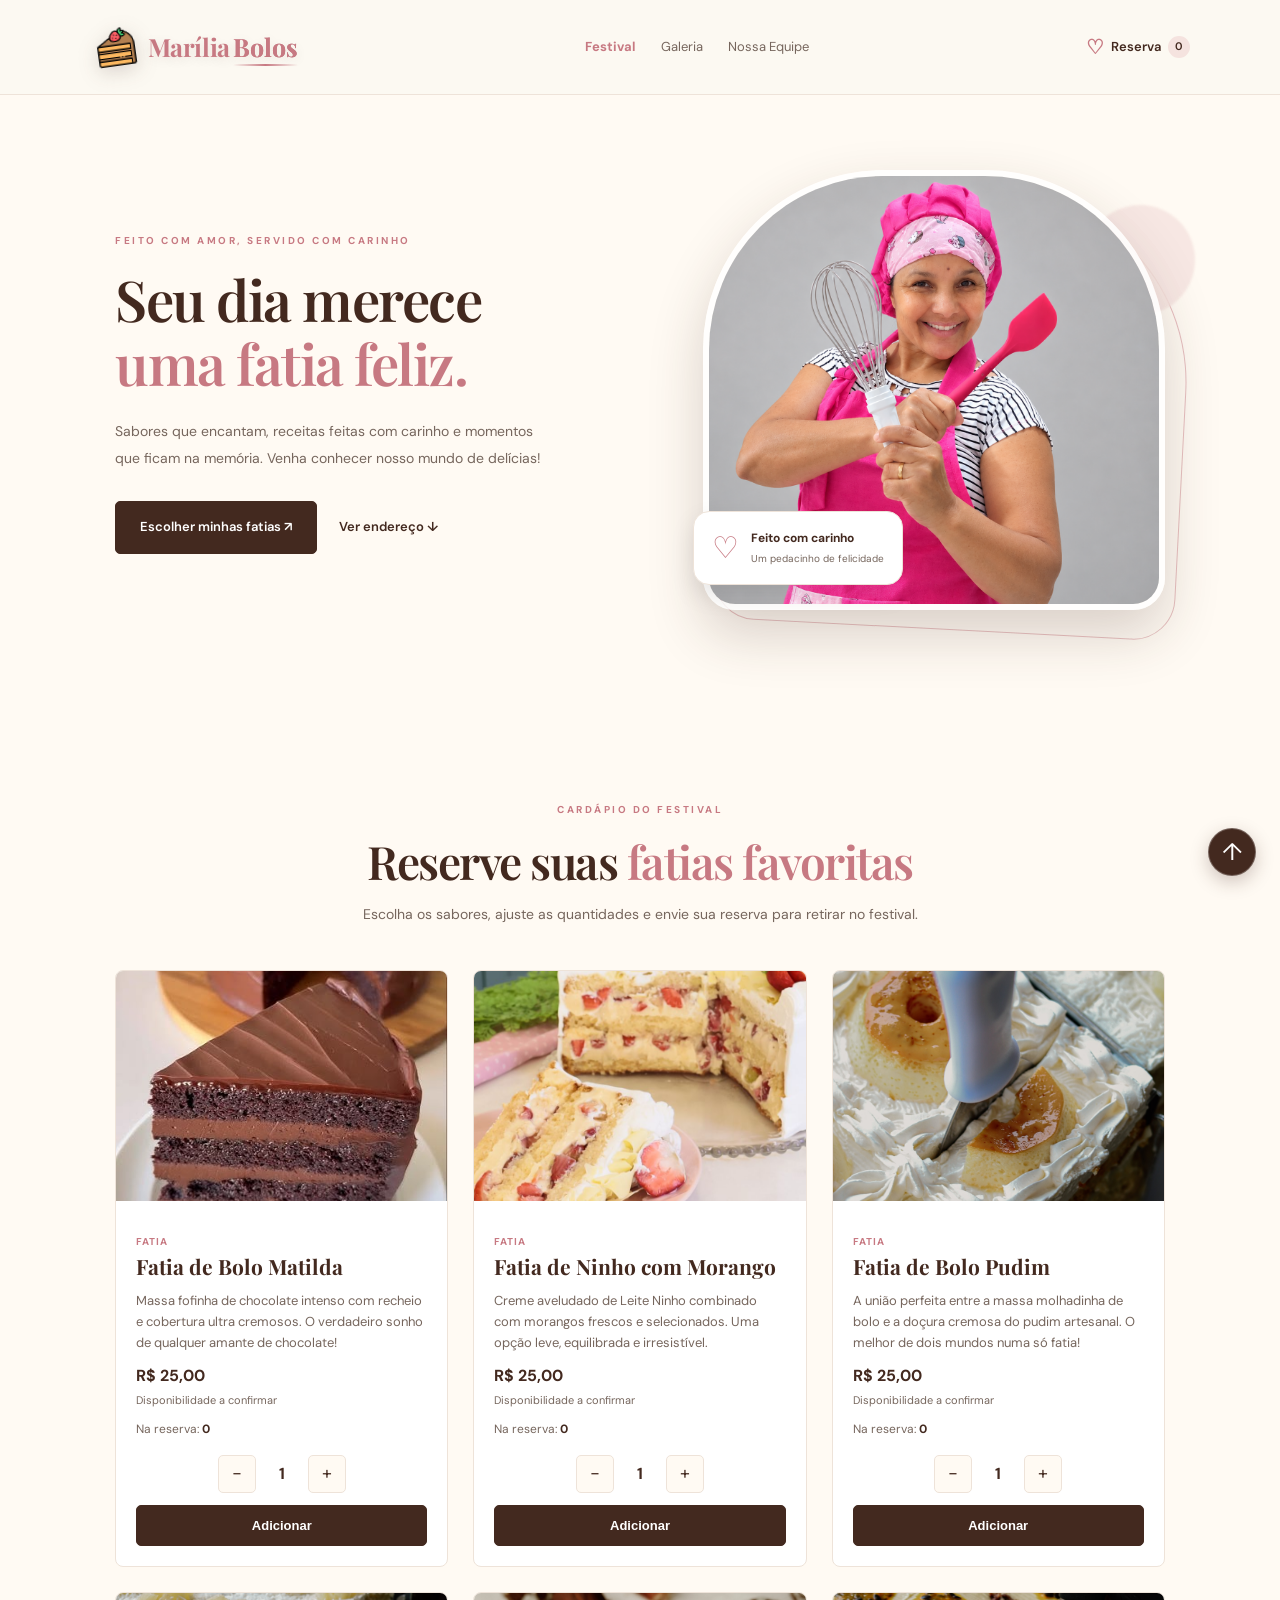
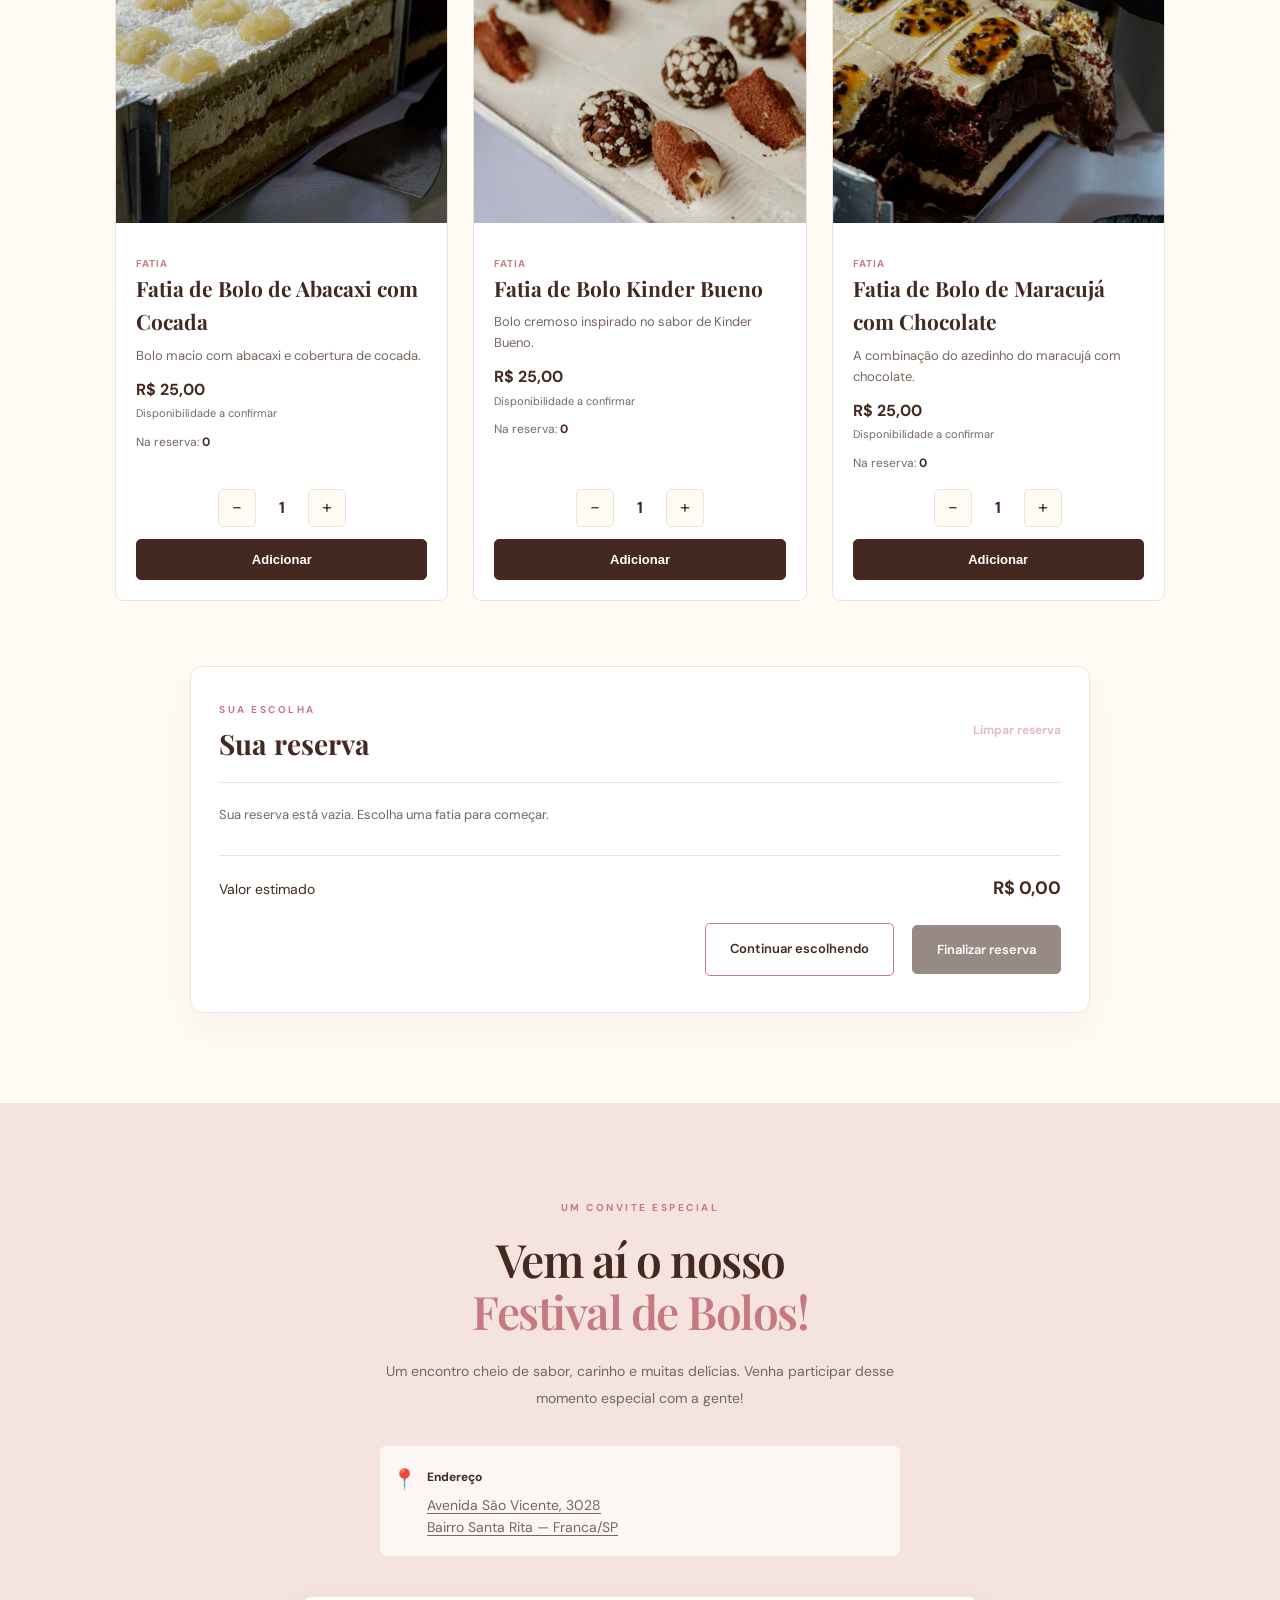
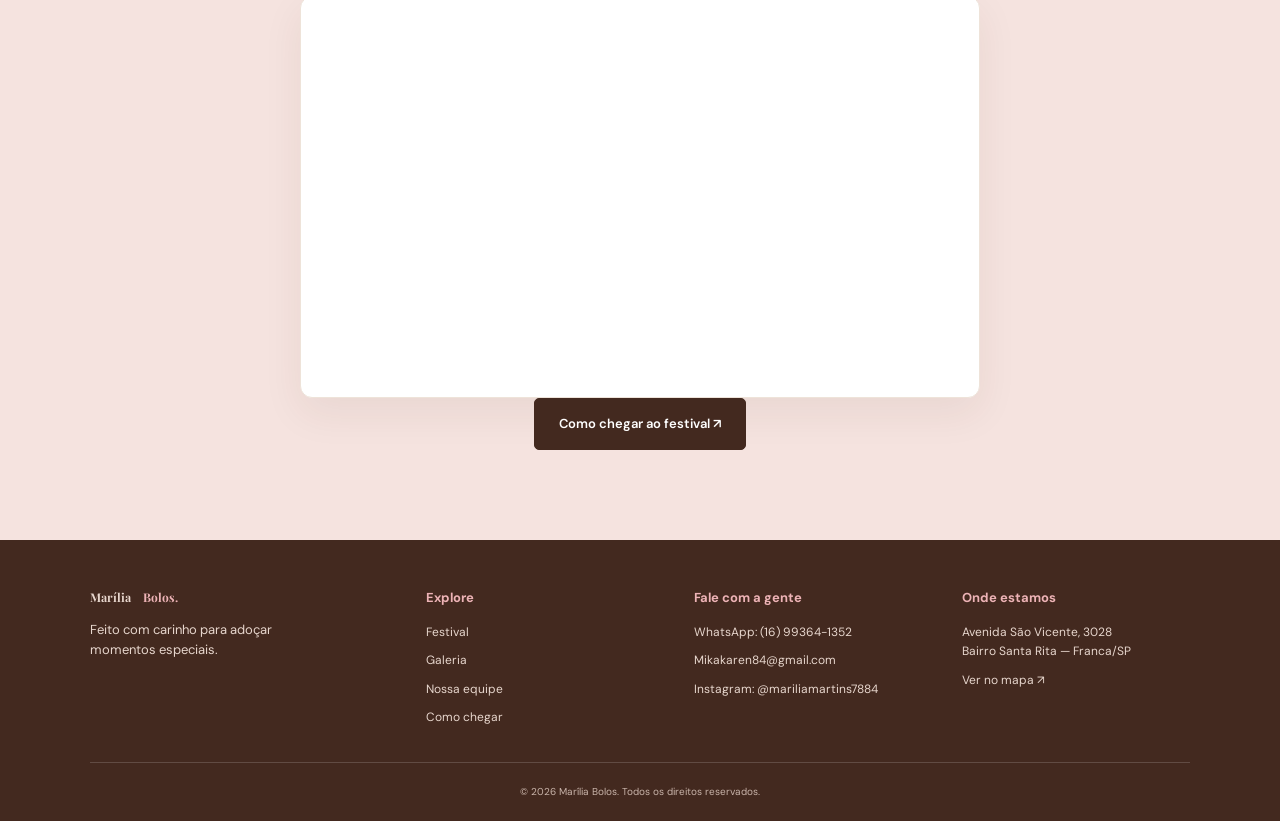
<file: index.html>
<!DOCTYPE html>
<html lang="pt-BR">
<head>
    <meta charset="UTF-8">
    <meta name="viewport" content="width=device-width, initial-scale=1.0">
    <meta name="description" content="Conheça nossos bolos e participe do nosso festival de bolos!">
    <title>Festival de Bolos | Marília Bolos</title>

    <link rel="preconnect" href="https://fonts.googleapis.com">
    <link rel="preconnect" href="https://fonts.gstatic.com" crossorigin>
    <link href="https://fonts.googleapis.com/css2?family=DM+Sans:wght@400;500;600;700&family=Playfair+Display:wght@500;600;700&display=swap" rel="stylesheet">
    <link rel="icon" href="imagens/bolo.png" type="image/x-icon">

    <link rel="stylesheet" href="style.css">
    <script src="script.js" defer></script>
</head>
<body id="topo">

    <a class="skip-link" href="#conteudo-principal">Pular para o conteúdo</a>
    <header class="header">
        <a href="index.html" class="logo" aria-label="Marília Bolos - Festival">
            <img src="imagens/bolo.png" alt="Logo" class="logo-imagem">
            <span class="logo-text">Marília <span>Bolos</span></span>
        </a>

        <nav class="nav" aria-label="Navegação principal">
            <a href="index.html" aria-current="page">Festival</a>
            <a href="galeria.html">Galeria</a>
            <a href="equipe.html">Nossa Equipe</a>
        </nav>

        <a href="#reserva" class="cart-link" aria-label="Reserva: 0 itens">
            <span aria-hidden="true">♡</span>
            Reserva
            <span class="cart-count" id="cart-count" aria-live="polite">0</span>
        </a>
    </header>

    <main id="conteudo-principal" tabindex="-1">
        <section class="hero" id="inicio">
            <div class="hero-content">
                <span class="eyebrow">FEITO COM AMOR, SERVIDO COM CARINHO</span>

                <h1>Seu dia merece<br><span>uma fatia feliz.</span></h1>

                <p>
                    Sabores que encantam, receitas feitas com carinho
                    e momentos que ficam na memória.
                    Venha conhecer nosso mundo de delícias!
                </p>

                <div class="hero-actions">
                    <a href="#cardapio" class="btn">Escolher minhas fatias ↗</a>
                    <a href="#local" class="text-link">Ver endereço ↓</a>
                </div>
            </div>

            <div class="hero-image">
                <img
                    src="imagens/marilia.png"
                    alt="Marília, a doceira por trás dos bolos"
                >
                <div class="image-note">
                    <span>♡</span>
                    <div>
                        <strong>Feito com carinho</strong>
                        <small>Um pedacinho de felicidade</small>
                    </div>
                </div>
            </div>
        </section>

        <section class="orders section" id="cardapio">
            <div class="section-heading">
                <span class="eyebrow">CARDÁPIO DO FESTIVAL</span>
                <h2>Reserve suas <span>fatias favoritas</span></h2>
                <p>Escolha os sabores, ajuste as quantidades e envie sua reserva para retirar no festival.</p>
            </div>

            <div class="order-catalog" id="order-catalog" aria-live="polite"></div>

            <section class="cart-panel" id="reserva" aria-labelledby="cart-title">
                <div class="cart-heading">
                    <div>
                        <span class="eyebrow">SUA ESCOLHA</span>
                        <h3 id="cart-title">Sua reserva</h3>
                    </div>
                    <button class="text-button" id="clear-cart" type="button">Limpar reserva</button>
                </div>
                <div id="cart-items"></div>
                <div class="cart-total">
                    <span>Valor estimado</span>
                    <strong id="cart-total">R$ 0,00</strong>
                </div>
                <p class="cart-note" id="cart-note"></p>
                <div class="cart-actions">
                    <a href="#cardapio" class="btn btn-outline">Continuar escolhendo</a>
                    <button class="btn" id="finalize-reservation" type="button">Finalizar reserva</button>
                </div>
                <p class="cart-feedback" id="cart-feedback" role="status" aria-live="polite"></p>
            </section>
        </section>

        <section class="festival section" id="local">
            <div class="festival-content">
                <span class="eyebrow">UM CONVITE ESPECIAL</span>
                <h2>Vem aí o nosso<br><span>Festival de Bolos!</span></h2>
                <p>
                    Um encontro cheio de sabor, carinho e muitas delícias.
                    Venha participar desse momento especial com a gente!
                </p>

                <div class="event-details">
                    <div>
                        <span aria-hidden="true">📍</span>
                        <div>
                            <strong>Endereço</strong>
                            <address>
                                <a class="map-link" href="https://www.google.com/maps/dir/?api=1&amp;destination=-20.5487703,-47.3906858" target="_blank" rel="noopener noreferrer">
                                Avenida São Vicente, 3028<br>
                                Bairro Santa Rita — Franca/SP
                                </a>
                            </address>
                        </div>
                    </div>
                </div>

                <div class="map-container">
                    <iframe
                        title="Localização do Festival de Bolos da Marília"
                        src="https://maps.google.com/maps?q=-20.5487703,-47.3906858&t=k&z=18&output=embed"
                        width="100%"
                        height="400"
                        style="border: 0;"
                        loading="lazy"
                        allowfullscreen
                        referrerpolicy="no-referrer-when-downgrade">
                    </iframe>
                </div>

                <a
                    class="btn"
                    href="https://www.google.com/maps/dir/?api=1&destination=-20.5487703,-47.3906858"
                    target="_blank"
                    rel="noopener noreferrer">
                    Como chegar ao festival ↗
                </a>
            </div>
        </section>

    </main>

    <dialog class="confirmation-dialog" id="reservation-confirmation" aria-labelledby="confirmation-title" aria-describedby="confirmation-description">
        <div class="confirmation-content">
            <button class="dialog-close" type="button" aria-label="Fechar confirmação" data-close-confirmation>×</button>
            <span class="eyebrow">QUASE LÁ</span>
            <h2 id="confirmation-title">Confirme sua reserva</h2>
            <p id="confirmation-description">Revise os sabores e as quantidades antes de continuar para o WhatsApp.</p>
            <ul class="confirmation-items" id="confirmation-items"></ul>
            <div class="confirmation-total">
                <span>Valor estimado</span>
                <strong id="confirmation-total">R$ 0,00</strong>
            </div>
            <div class="confirmation-actions">
                <button class="btn btn-outline" type="button" data-close-confirmation>Voltar e editar</button>
                <button class="btn" type="button" id="confirm-whatsapp">Continuar para o WhatsApp</button>
            </div>
        </div>
    </dialog>

    <footer class="footer">
        <div class="footer-main">
            <div class="footer-brand">
                <a href="index.html" class="logo">Marília <span>Bolos.</span></a>
                <p>Feito com carinho para adoçar momentos especiais.</p>
            </div>

            <nav class="footer-links" aria-label="Links do rodapé">
                <h2>Explore</h2>
                <a href="index.html">Festival</a>
                <a href="galeria.html">Galeria</a>
                <a href="equipe.html">Nossa equipe</a>
                <a href="index.html#local">Como chegar</a>
            </nav>

            <div class="footer-contact">
                <h2>Fale com a gente</h2>
                <a href="https://wa.me/5516993641352" target="_blank" rel="noopener noreferrer">WhatsApp: (16) 99364-1352</a>
                <a href="mailto:Mikakaren84@gmail.com">Mikakaren84@gmail.com</a>
                <a href="https://www.instagram.com/mariliamartins7884/" target="_blank" rel="noopener noreferrer">Instagram: @mariliamartins7884</a>
            </div>

            <div class="footer-address">
                <h2>Onde estamos</h2>
                <address>Avenida São Vicente, 3028<br>Bairro Santa Rita — Franca/SP</address>
                <a href="https://www.google.com/maps/dir/?api=1&amp;destination=-20.5487703,-47.3906858" target="_blank" rel="noopener noreferrer">Ver no mapa ↗</a>
            </div>
        </div>

        <div class="footer-bottom">
            <small>© 2026 Marília Bolos. Todos os direitos reservados.</small>
        </div>
    </footer>

    <a class="back-to-top" href="#topo" aria-label="Voltar ao topo" title="Voltar ao topo">↑</a>

</body>
</html>
</file>
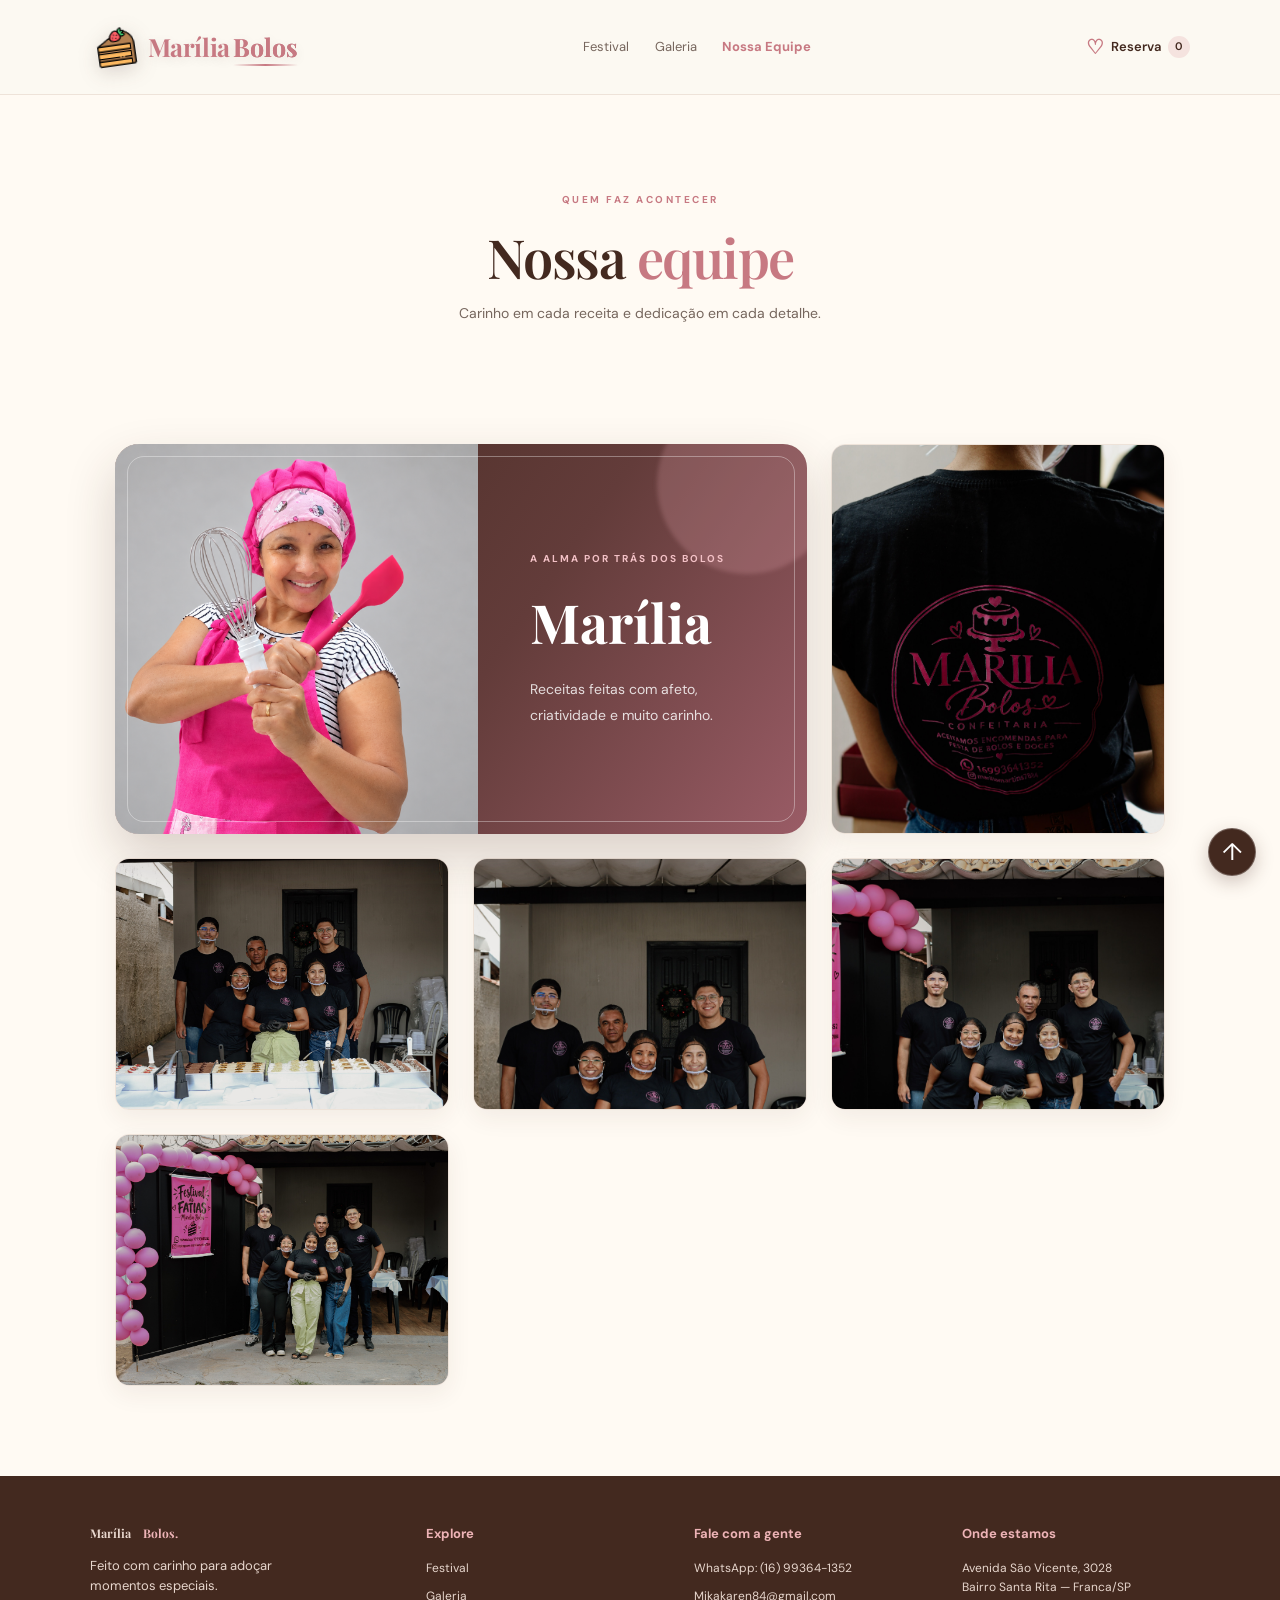
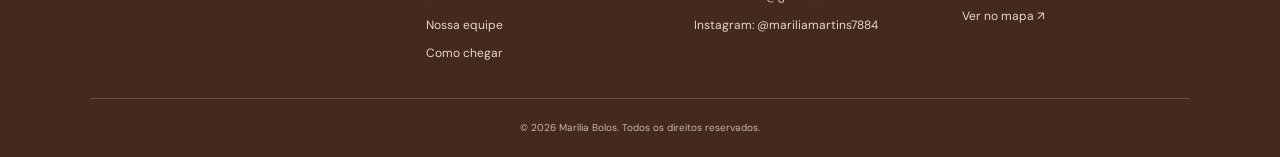
<file: equipe.html>
<!DOCTYPE html>
<html lang="pt-BR">
<head>
    <meta charset="UTF-8">
    <meta name="viewport" content="width=device-width, initial-scale=1.0">
    <meta name="description" content="Conheça a equipe da Marília Bolos.">
    <title>Nossa Equipe | Marília Bolos</title>

    <link rel="preconnect" href="https://fonts.googleapis.com">
    <link rel="preconnect" href="https://fonts.gstatic.com" crossorigin>
    <link href="https://fonts.googleapis.com/css2?family=DM+Sans:wght@400;500;600;700&family=Playfair+Display:wght@500;600;700&display=swap" rel="stylesheet">
    <link rel="icon" href="imagens/bolo.png" type="image/x-icon">
    <link rel="stylesheet" href="style.css">
    <script src="script.js" defer></script>
</head>
<body id="topo">
    <a class="skip-link" href="#conteudo-principal">Pular para o conteúdo</a>
    <header class="header">
        <a href="index.html" class="logo" aria-label="Marília Bolos - Festival">
            <img src="imagens/bolo.png" alt="" class="logo-imagem">
            <span class="logo-text">Marília <span>Bolos</span></span>
        </a>
        <nav class="nav" aria-label="Navegação principal">
            <a href="index.html">Festival</a>
            <a href="galeria.html">Galeria</a>
            <a href="equipe.html" aria-current="page">Nossa Equipe</a>
        </nav>
        <a href="index.html#reserva" class="cart-link" aria-label="Reserva: 0 itens">
            <span aria-hidden="true">♡</span>
            Reserva
            <span class="cart-count" id="cart-count" aria-live="polite">0</span>
        </a>
    </header>

    <main id="conteudo-principal" tabindex="-1">
        <section class="page-intro section">
            <span class="eyebrow">QUEM FAZ ACONTECER</span>
            <h1>Nossa <span>equipe</span></h1>
            <p>Carinho em cada receita e dedicação em cada detalhe.</p>
        </section>

        <section class="team-page section" aria-label="Integrantes da equipe Marília Bolos">
            <div class="team-grid">
                <article class="team-card team-card--featured">
                    <img src="imagens/marilia.png" alt="Marília, confeiteira da Marília Bolos" loading="eager">
                    <div class="team-card-info">
                        <span class="team-card-label">A alma por trás dos bolos</span>
                        <h2>Marília</h2>
                        <p>Receitas feitas com afeto, criatividade e muito carinho.</p>
                    </div>
                </article>
                <article class="team-card team-photo">
                    <img src="equipe/WhatsApp Image 2026-11-09 at 08.15.00 (1).jpeg" alt="A equipe Marília Bolos reunida durante o festival" loading="lazy">
                </article>
                <article class="team-card team-photo">
                    <img src="equipe/WhatsApp Image 2026-11-09 at 08.15.01 (1).jpeg" alt="A equipe Marília Bolos trabalhando junta no festival" loading="lazy">
                </article>
                <article class="team-card team-photo">
                    <img src="equipe/WhatsApp Image 2026-11-09 at 08.15.01 (2).jpeg" alt="A equipe Marília Bolos reunida para o festival" loading="lazy">
                </article>
                <article class="team-card team-photo">
                    <img src="equipe/WhatsApp Image 2026-11-09 at 08.15.01 (3).jpeg" alt="Foto da equipe Marília Bolos no festival" loading="lazy">
                </article>
                <article class="team-card team-photo">
                    <img src="equipe/WhatsApp Image 2026-11-09 at 08.14.48.jpeg" alt="A equipe Marília Bolos ao lado da entrada do festival" loading="lazy">
                </article>
            </div>
        </section>
    </main>

    <footer class="footer">
        <div class="footer-main">
            <div class="footer-brand">
                <a href="index.html" class="logo">Marília <span>Bolos.</span></a>
                <p>Feito com carinho para adoçar momentos especiais.</p>
            </div>

            <nav class="footer-links" aria-label="Links do rodapé">
                <h2>Explore</h2>
                <a href="index.html">Festival</a>
                <a href="galeria.html">Galeria</a>
                <a href="equipe.html">Nossa equipe</a>
                <a href="index.html#local">Como chegar</a>
            </nav>

            <div class="footer-contact">
                <h2>Fale com a gente</h2>
                <a href="https://wa.me/5516993641352" target="_blank" rel="noopener noreferrer">WhatsApp: (16) 99364-1352</a>
                <a href="mailto:Mikakaren84@gmail.com">Mikakaren84@gmail.com</a>
                <a href="https://www.instagram.com/mariliamartins7884/" target="_blank" rel="noopener noreferrer">Instagram: @mariliamartins7884</a>
            </div>

            <div class="footer-address">
                <h2>Onde estamos</h2>
                <address>Avenida São Vicente, 3028<br>Bairro Santa Rita — Franca/SP</address>
                <a href="https://www.google.com/maps/dir/?api=1&amp;destination=-20.5487703,-47.3906858" target="_blank" rel="noopener noreferrer">Ver no mapa ↗</a>
            </div>
        </div>

        <div class="footer-bottom">
            <small>© 2026 Marília Bolos. Todos os direitos reservados.</small>
        </div>
    </footer>

    <a class="back-to-top" href="#topo" aria-label="Voltar ao topo" title="Voltar ao topo">↑</a>
</body>
</html>
</file>
<file: style.css>
/* ===== CONFIGURAÇÕES GERAIS ===== */
:root {
    --cream: #fffaf3;
    --white: #ffffff;
    --brown: #43291f;
    --pink: #c77982;
    --pink-light: #f5e3df;
    --text: #76665d;
    --border: #eee3d9;
}

* {
    margin: 0;
    padding: 0;
    box-sizing: border-box;
}

html {
    scroll-behavior: smooth;
    scroll-padding-top: 100px;
}

body {
    background: var(--cream);
    color: var(--brown);
    font-family: "DM Sans", sans-serif;
    line-height: 1.6;
}

:where(a, button, input, select, [tabindex]):focus-visible {
    outline: 3px solid var(--brown);
    outline-offset: 3px;
}

.skip-link {
    position: fixed;
    z-index: 1000;
    top: 12px;
    left: 12px;
    padding: 12px 16px;
    transform: translateY(-160%);
    border-radius: 6px;
    background: var(--brown);
    color: var(--white);
    font-weight: 700;
}

.skip-link:focus {
    transform: translateY(0);
}

a {
    color: inherit;
    text-decoration: none;
}

img {
    display: block;
    width: 100%;
    object-fit: cover;
}

button,
a {
    -webkit-tap-highlight-color: transparent;
}

::selection {
    background: var(--pink-light);
    color: var(--brown);
}

/* ===== CABEÇALHO ===== */
.header {
    position: relative;
    width: 100%;
    box-sizing: border-box;
    min-height: 88px;
    padding: 20px 7%;
    display: flex;
    align-items: center;
    justify-content: space-between;
    gap: 30px;
    background-color: #FCF9F2;
    border-bottom: 1px solid var(--border);
    backdrop-filter: blur(12px);
}

.logo {
    display: flex;
    align-items: center;
    gap: 12px;
    padding: 7px 10px 7px 6px;
    border-radius: 14px;
    font-family: "Playfair Display", serif;
    font-size: 25px;
    font-weight: 700;
    white-space: nowrap;
    transition: transform 0.25s ease, filter 0.25s ease, box-shadow 0.25s ease;
}

.logo:hover {
    transform: translateY(-2px);
    filter: brightness(1.04);
    box-shadow: 0 10px 18px rgba(67, 41, 31, 0.06);
}

.logo-text {
    display: inline-flex;
    align-items: center;
    gap: 0.12em;
    letter-spacing: -0.4px;
    color: var(--brown);
    text-shadow: 0 3px 12px rgba(67, 41, 31, 0.1);
}

.logo-text > span {
    position: relative;
    color: transparent;
    background: linear-gradient(135deg, #d999a6 0%, #c77982 45%, #a85d69 100%);
    -webkit-background-clip: text;
    background-clip: text;
    letter-spacing: 0;
}

.logo-text > span::after {
    position: absolute;
    right: 0;
    bottom: 1px;
    left: 0;
    height: 2px;
    border-radius: 2px;
    background: linear-gradient(90deg, transparent, var(--pink), transparent);
    content: "";
}

.logo-imagem {
    width: 40px;
    height: auto;
    object-fit: contain;
    transform: rotate(-8deg);
    filter: drop-shadow(0 5px 10px rgba(67, 41, 31, 0.18));
}

.logo span,
.hero h1 span,
.section-heading h2 span,
.festival h2 span {
    color: var(--pink);
}

.nav {
    display: flex;
    align-items: center;
    gap: clamp(12px, 2vw, 28px);
}

.nav a {
    color: var(--text);
    font-size: 13px;
    transition: color 0.25s;
}

.nav a:hover,
.nav a[aria-current="page"],
.text-link:hover {
    color: var(--pink);
}

.nav a[aria-current="page"] {
    font-weight: 700;
}

/* ===== BOTÕES ===== */
.btn {
    display: inline-flex;
    justify-content: center;
    align-items: center;
    gap: 8px;
    padding: 15px 24px;
    border: 1px solid var(--brown);
    border-radius: 5px;
    background: var(--brown);
    color: white;
    font-size: 13px;
    font-weight: 600;
    transition: transform 0.25s, background 0.25s;
}

.btn:hover {
    background: var(--pink);
    border-color: var(--pink);
    transform: translateY(-2px);
}

.btn-small {
    padding: 12px 17px;
    font-size: 12px;
}

.text-link {
    color: var(--brown);
    font-size: 13px;
    font-weight: 600;
    transition: color 0.25s;
}

/* ===== PRIMEIRA SEÇÃO ===== */
.hero {
    padding: 75px 9% 95px;
    min-height: 590px;
    display: grid;
    grid-template-columns: 1fr 0.9fr;
    align-items: center;
    gap: 75px;
}

.hero-content {
    max-width: 540px;
    animation: fade-up 0.8s ease both;
}

.eyebrow {
    display: inline-block;
    margin-bottom: 18px;
    color: var(--pink);
    font-size: 10px;
    font-weight: 700;
    letter-spacing: 2.5px;
}

.hero h1,
.section-heading h2,
.festival h2 {
    font-family: "Playfair Display", serif;
    font-weight: 600;
    letter-spacing: -1.5px;
    line-height: 1.13;
}

.hero h1 {
    font-size: clamp(38px, 4.4vw, 62px);
}

.hero-content > p {
    margin-top: 24px;
    max-width: 430px;
    color: var(--text);
    font-size: 14px;
    line-height: 1.9;
}

.hero-actions {
    margin-top: 30px;
    display: flex;
    align-items: center;
    flex-wrap: wrap;
    gap: 22px;
}

.hero-image {
    height: 440px;
    position: relative;
    overflow: visible;
    animation: fade-up 1s ease both;
    isolation: isolate;
}

.hero-image::before {
    position: absolute;
    z-index: -1;
    inset: 20px -20px -20px 20px;
    border: 1px solid rgba(199, 121, 130, 0.45);
    border-radius: 190px 190px 42px 42px;
    content: "";
    transform: rotate(3deg);
    transition: transform 0.4s ease;
}

.hero-image::after {
    position: absolute;
    z-index: -1;
    top: 8%;
    right: -30px;
    width: 110px;
    aspect-ratio: 1;
    border-radius: 50%;
    background: rgba(245, 227, 223, 0.8);
    content: "";
    filter: blur(1px);
}

.hero-image > img {
    height: 100%;
    display: block;
    width: 100%;
    border-radius: 180px 180px 32px 32px;
    border: 6px solid rgba(255, 255, 255, 0.82);
    box-shadow: 0 24px 55px rgba(67, 41, 31, 0.2);
    transition: transform 0.4s ease, filter 0.4s ease, box-shadow 0.4s ease;
}

.hero-image:hover img {
    transform: scale(1.025) rotate(-1deg);
    filter: saturate(1.08) brightness(1.02);
    box-shadow: 0 30px 65px rgba(67, 41, 31, 0.26);
}

.hero-image:hover::before {
    transform: rotate(0deg) translate(4px, -4px);
}

.image-note {
    position: absolute;
    left: -10px;
    bottom: 25px;
    z-index: 5;
    display: flex;
    align-items: center;
    gap: 12px;
    padding: 12px 18px;
    background: #ffffff;
    border: 1px solid var(--border);
    border-radius: 16px;
    box-shadow: 0 10px 25px rgba(0, 0, 0, 0.1);
}

.image-note > span {
    color: var(--pink);
    font-size: 30px;
}

.image-note strong,
.image-note small {
    display: block;
}

.image-note strong {
    font-size: 12px;
}

.image-note small {
    margin-top: 3px;
    color: var(--text);
    font-size: 10px;
}

/* ===== SEÇÕES ===== */
.section {
    padding: 90px 9%;
}

.section-heading {
    margin: 0 auto 45px;
    text-align: center;
}

.section-heading h2,
.festival h2 {
    font-size: clamp(32px, 4vw, 46px);
}

.section-heading > p {
    margin-top: 15px;
    color: var(--text);
    font-size: 14px;
}

/* ===== FESTIVAL ===== */
.festival {
    background: var(--pink-light);
    position: relative;
    overflow: hidden;
}

.festival-content {
    max-width: 680px;
    margin: 0 auto;
    text-align: center;
}

.festival-content > p {
    max-width: 510px;
    margin: 20px auto 30px;
    color: var(--text);
    font-size: 14px;
    line-height: 1.9;
}

.event-details {
    display: grid;
    grid-template-columns: minmax(0, 1fr);
    max-width: 520px;
    gap: 15px;
    margin: 35px auto;
    text-align: left;
}

.event-details > div {
    display: flex;
    align-items: flex-start;
    gap: 10px;
    padding: 17px 12px;
    background: rgba(255, 255, 255, 0.7);
    border-radius: 6px;
}

.event-details > div > span {
    font-size: 20px;
}

.event-details strong {
    font-size: 12px;
}

.event-details p {
    margin-top: 5px;
    color: var(--text);
    font-size: 11px;
}

.event-details address {
    margin-top: 5px;
    color: var(--text);
    font-size: 14px;
    font-style: normal;
}

.map-link {
    text-decoration: underline;
    text-decoration-thickness: 1px;
    text-underline-offset: 3px;
}

.map-link:hover {
    color: var(--brown);
}

/* ===== GALERIA E EQUIPE ===== */
.page-intro {
    padding-bottom: 30px;
    text-align: center;
}

.page-intro h1 {
    font-family: "Playfair Display", serif;
    font-size: clamp(36px, 5vw, 54px);
    font-weight: 600;
    letter-spacing: -1.5px;
    line-height: 1.15;
}

.page-intro h1 span {
    color: var(--pink);
}

.page-intro p {
    margin-top: 14px;
    color: var(--text);
    font-size: 14px;
}

.gallery-page {
    padding-top: 20px;
    background: var(--white);
}

.gallery-grid {
    display: grid;
    max-width: 1200px;
    margin: 0 auto;
    grid-template-columns: repeat(4, minmax(0, 1fr));
    gap: 20px;
}

.gallery-grid figure {
    overflow: hidden;
    border-radius: 12px;
    background: var(--cream);
    box-shadow: 0 8px 24px rgba(67, 41, 31, 0.07);
}

.gallery-grid img {
    aspect-ratio: 4 / 3;
    cursor: zoom-in;
    transition: transform 0.3s ease;
}

.gallery-grid img:focus-visible {
    outline-offset: -5px;
}

.gallery-grid figure:hover img {
    transform: scale(1.035);
}

.gallery-grid figcaption {
    padding: 12px 14px;
    color: var(--text);
    font-size: 12px;
}

.gallery-lightbox,
.confirmation-dialog {
    width: min(94vw, 880px);
    max-width: none;
    max-height: 92vh;
    margin: auto;
    overflow: auto;
    border: 0;
    border-radius: 16px;
    background: var(--cream);
    color: var(--brown);
    box-shadow: 0 24px 80px rgba(0, 0, 0, 0.28);
}

.gallery-lightbox::backdrop,
.confirmation-dialog::backdrop {
    background: rgba(30, 20, 17, 0.78);
    backdrop-filter: blur(4px);
}

.lightbox-content {
    position: relative;
    display: flex;
    min-height: 220px;
    align-items: center;
    justify-content: center;
    padding: 54px 58px 25px;
}

.lightbox-content figure {
    width: 100%;
}

.lightbox-content figure img {
    width: 100%;
    max-height: 72vh;
    object-fit: contain;
}

.lightbox-content figcaption {
    margin-top: 12px;
    color: var(--text);
    font-size: 13px;
    text-align: center;
}

.lightbox-close,
.lightbox-nav,
.dialog-close {
    display: grid;
    width: 44px;
    height: 44px;
    place-items: center;
    border: 0;
    border-radius: 50%;
    background: var(--white);
    color: var(--brown);
    box-shadow: 0 4px 16px rgba(67, 41, 31, 0.14);
    font: inherit;
    font-size: 28px;
    cursor: pointer;
}

.lightbox-close,
.dialog-close {
    position: absolute;
    top: 12px;
    right: 12px;
}

.lightbox-nav {
    position: absolute;
    top: 50%;
    z-index: 1;
    transform: translateY(-50%);
}

.lightbox-nav:hover,
.lightbox-close:hover,
.dialog-close:hover {
    background: var(--pink-light);
}

.lightbox-previous {
    left: 10px;
}

.lightbox-next {
    right: 10px;
}

.team-page {
    background: var(--cream);
}

.team-grid {
    display: grid;
    max-width: 1100px;
    margin: 0 auto;
    grid-template-columns: repeat(3, minmax(0, 1fr));
    gap: 24px;
}

.team-card {
    min-width: 0;
    overflow: hidden;
    border: 1px solid var(--border);
    border-radius: 14px;
    background: var(--white);
    box-shadow: 0 8px 24px rgba(67, 41, 31, 0.07);
    transition: transform 0.3s ease, box-shadow 0.3s ease;
}

.team-card:hover {
    transform: translateY(-5px);
    box-shadow: 0 18px 38px rgba(67, 41, 31, 0.14);
}

.team-card img {
    width: 100%;
    aspect-ratio: 4 / 3;
    object-fit: cover;
    object-position: center 35%;
    background: var(--pink-light);
}

.team-card--featured {
    position: relative;
    display: grid;
    grid-column: span 2;
    grid-template-columns: minmax(0, 1.05fr) minmax(0, 0.95fr);
    align-items: stretch;
    min-height: 390px;
    border: 0;
    border-radius: 24px;
    background: linear-gradient(125deg, #43291f 0%, #633c3a 55%, #9a5c66 100%);
    box-shadow: 0 22px 50px rgba(67, 41, 31, 0.2);
    color: var(--white);
}

.team-card--featured::before {
    position: absolute;
    z-index: 1;
    inset: 12px;
    border: 1px solid rgba(255, 255, 255, 0.35);
    border-radius: 17px;
    content: "";
    pointer-events: none;
}

.team-card--featured::after {
    position: absolute;
    top: -50px;
    right: -30px;
    width: 180px;
    aspect-ratio: 1;
    border-radius: 50%;
    background: rgba(238, 174, 181, 0.22);
    content: "";
    filter: blur(2px);
}

.team-card--featured > img {
    height: 100%;
    min-height: 390px;
    aspect-ratio: auto;
    object-position: center 30%;
    border: 0;
    border-radius: 0;
    box-shadow: none;
}

.team-card--featured .team-card-info {
    position: relative;
    z-index: 2;
    display: flex;
    flex-direction: column;
    justify-content: center;
    align-items: flex-start;
    padding: clamp(24px, 4vw, 52px);
    text-align: left;
}

.team-card-label {
    margin-bottom: 12px;
    color: #f3c1c6;
    font-size: 10px;
    font-weight: 700;
    letter-spacing: 2px;
    text-transform: uppercase;
}

.team-card-info {
    padding: 18px;
    text-align: center;
}

.team-card-info h2 {
    font-family: "Playfair Display", serif;
    font-size: 21px;
}

.team-card-info p {
    margin-top: 4px;
    color: var(--text);
    font-size: 13px;
}

.team-card--featured .team-card-info h2 {
    color: var(--white);
    font-size: clamp(34px, 5vw, 54px);
}

.team-card--featured .team-card-info p {
    max-width: 270px;
    margin-top: 12px;
    color: rgba(255, 255, 255, 0.82);
    font-size: 14px;
    line-height: 1.8;
}

.team-photo img {
    height: 100%;
    min-height: 250px;
    aspect-ratio: 4 / 3;
}

/* ===== RODAPÉ ===== */
.footer {
    padding: 48px 7% 18px;
    background: var(--brown);
    color: white;
}

.footer-main {
    display: grid;
    grid-template-columns: 1.3fr repeat(3, 1fr);
    gap: 40px;
    max-width: 1200px;
    margin: 0 auto;
}

.footer-brand .logo {
    width: fit-content;
    padding: 0;
}

.footer-brand p {
    max-width: 250px;
    margin-top: 12px;
    color: #e7d6cd;
    font-size: 13px;
}

.footer-links,
.footer-contact,
.footer-address {
    display: flex;
    flex-direction: column;
    align-items: flex-start;
    gap: 9px;
}

.footer-main h2 {
    margin-bottom: 5px;
    color: #edb3b6;
    font-size: 13px;
    font-weight: 700;
}

.footer-main a,
.footer-address address {
    color: #e7d6cd;
    font-size: 12px;
    font-style: normal;
    transition: color 0.2s ease;
}

.footer-main a:hover {
    color: white;
}

.footer-bottom {
    max-width: 1200px;
    margin: 35px auto 0;
    padding-top: 14px;
    border-top: 1px solid rgba(255, 255, 255, 0.16);
    text-align: center;
}

.footer .logo span {
    color: #edb3b6;
}

.footer small {
    color: #c9b4aa;
    font-size: 10px;
}

.back-to-top {
    position: fixed;
    right: 24px;
    bottom: 24px;
    z-index: 20;
    display: grid;
    width: 48px;
    height: 48px;
    place-items: center;
    border: 1px solid rgba(255, 255, 255, 0.25);
    border-radius: 50%;
    background: var(--brown);
    color: white;
    box-shadow: 0 6px 18px rgba(67, 41, 31, 0.25);
    font-size: 24px;
    line-height: 1;
    transition: background 0.2s ease, transform 0.2s ease;
}

.back-to-top:hover {
    transform: translateY(-3px);
    background: var(--pink);
}

/* ===== IDENTIDADE MARÍLIA BOLOS ===== */

.btn-outline {
    color: var(--brown);
    background: transparent;
    border-color: var(--pink);
}

.btn-outline:hover {
    color: white;
    background: var(--pink);
    border-color: var(--pink);
}

/* ===== MAPA DO FESTIVAL ===== */

.map-container {
    width: 100%;
    max-width: 1000px;
    margin: 40px auto 0;
    overflow: hidden;
    border: 1px solid var(--border);
    border-radius: 12px;
    box-shadow: 0 15px 40px #43291f12;
    background: var(--white);
}

.map-container iframe {
    display: block;
    width: 100%;
    height: 400px;
    border: 0;
}

@media (max-width: 600px) {
    .map-container {
        margin-top: 28px;
        border-radius: 8px;
    }

    .map-container iframe {
        height: 320px;
    }
}

/* ===== ANIMAÇÃO ===== */
@keyframes fade-up {
    from {
        opacity: 0;
        transform: translateY(18px);
    }

    to {
        opacity: 1;
        transform: translateY(0);
    }
}

/* ===== TABLETS E CELULARES ===== */
@media (max-width: 1150px) {
    .header {
        gap: 15px;
    }

    .nav {
        gap: 15px;
    }

    .header > .btn {
        display: none;
    }
}

@media (max-width: 1000px) {
    .footer-main {
        grid-template-columns: repeat(2, minmax(0, 1fr));
        gap: 32px;
    }

    .header {
        padding: 18px 5%;
        gap: 15px;
    }

    .nav {
        gap: 15px;
    }

    .header > .btn {
        display: none;
    }

    .hero {
        padding: 65px 6%;
        gap: 35px;
    }

    .hero-image {
        height: 370px;
    }

    .section {
        padding: 75px 6%;
    }

}

@media (max-width: 700px) {
    .footer {
        padding: 38px 7% 16px;
    }

    .footer-main {
        gap: 28px 20px;
    }

    .footer-brand {
        grid-column: 1 / -1;
    }

    .footer-bottom {
        margin-top: 28px;
    }

    .header {
        position: relative;
        flex-wrap: wrap;
        justify-content: center;
        padding: 18px 5%;
    }

    .logo {
        font-size: 24px;
    }

    .nav {
        width: 100%;
        justify-content: center;
        flex-wrap: wrap;
        gap: 12px 20px;
    }

    .nav a {
        font-size: 12px;
    }

    .hero {
        grid-template-columns: 1fr;
        padding: 55px 7% 65px;
        gap: 40px;
    }

    .hero h1 {
        font-size: clamp(38px, 10vw, 52px);
    }

    .hero-content > p {
        font-size: 13px;
    }

    .hero-image {
        height: 350px;
        margin-left: 15px;
    }

    .hero-image::before {
        inset: 16px -12px -12px 12px;
    }

    .hero-image::after {
        right: -18px;
        width: 78px;
    }

    .image-note {
        left: -15px;
        bottom: 20px;
    }

    .section {
        padding: 65px 7%;
    }

    .section-heading h2,
    .festival h2 {
        font-size: 34px;
    }

    .event-details {
        grid-template-columns: 1fr;
        gap: 10px;
    }

    .event-details > div {
        padding: 15px;
    }

    .gallery-grid {
        grid-template-columns: repeat(2, minmax(0, 1fr));
    }

    .team-grid {
        grid-template-columns: repeat(2, minmax(0, 1fr));
        gap: 16px;
    }

    .team-card--featured {
        grid-column: 1 / -1;
        grid-template-columns: minmax(0, 1fr) minmax(0, 1fr);
        min-height: 310px;
    }

    .team-card--featured > img {
        min-height: 310px;
    }

    .hero-actions {
        align-items: flex-start;
        flex-direction: column;
        gap: 18px;
    }

    .btn {
        max-width: 100%;
        text-align: center;
    }
}

@media (max-width: 480px) {
    .footer-main {
        grid-template-columns: 1fr;
    }

    .footer-brand {
        grid-column: auto;
    }

    .back-to-top {
        right: 16px;
        bottom: 16px;
    }

    .gallery-grid,
    .team-grid {
        grid-template-columns: 1fr;
    }

    .team-card--featured {
        grid-column: auto;
        grid-template-columns: 1fr;
    }

    .team-card--featured > img {
        height: 300px;
        min-height: 0;
    }

    .cart-link {
        font-size: 12px;
    }
}

@media (prefers-reduced-motion: reduce) {
    *,
    *::before,
    *::after {
        scroll-behavior: auto !important;
        animation-duration: 0.01ms !important;
        transition-duration: 0.01ms !important;
    }
}

/* ===== PEDIDOS ===== */
.cart-link {
    display: inline-flex;
    align-items: center;
    gap: 7px;
    color: var(--brown);
    font-size: 13px;
    font-weight: 600;
    white-space: nowrap;
}

.cart-link > span:first-child {
    color: var(--pink);
    font-size: 20px;
}

.cart-count {
    display: inline-grid;
    min-width: 22px;
    height: 22px;
    padding: 0 5px;
    place-items: center;
    border-radius: 999px;
    background: var(--pink-light);
    color: var(--brown);
    font-size: 11px;
}

.orders {
    background: var(--cream);
}

.order-catalog {
    display: grid;
    grid-template-columns: repeat(3, minmax(0, 1fr));
    gap: 25px;
}

.order-card {
    display: flex;
    min-width: 0;
    flex-direction: column;
    overflow: hidden;
    border: 1px solid var(--border);
    border-radius: 8px;
    background: var(--white);
    transition: transform 0.3s, box-shadow 0.3s;
}

.order-card:hover {
    transform: translateY(-4px);
    box-shadow: 0 15px 35px #43291f12;
}

.order-card > img {
    height: 230px;
}

.order-card-content {
    display: flex;
    flex: 1;
    flex-direction: column;
    padding: 20px;
}

.order-card h3,
.cart-item-name {
    font-family: "Playfair Display", serif;
}

.order-card h3 {
    font-size: 21px;
}

.order-card-description {
    margin-top: 7px;
    color: var(--text);
    font-size: 13px;
}

.order-card-category {
    margin-top: 13px;
    color: var(--pink);
    font-size: 10px;
    font-weight: 700;
    letter-spacing: 1px;
    text-transform: uppercase;
}

.order-card-price {
    margin-top: 10px;
    font-weight: 700;
}

.order-card-availability {
    margin-top: 3px;
    color: var(--text);
    font-size: 11px;
}

.order-card-quantity {
    margin-top: 10px;
    color: var(--text);
    font-size: 12px;
}

.order-card-quantity strong {
    color: var(--brown);
}

.product-order-form {
    display: grid;
    gap: 12px;
    margin-top: auto;
    padding-top: 16px;
}

.product-quantity-control {
    display: inline-flex;
    align-items: center;
    justify-content: center;
    gap: 14px;
}

.product-quantity-control .quantity-button {
    width: 38px;
    height: 38px;
}

.product-quantity-control output {
    min-width: 24px;
    text-align: center;
    font-weight: 700;
    font-variant-numeric: tabular-nums;
}

.order-options {
    display: grid;
    gap: 12px;
    margin-top: 16px;
}

.order-options label {
    display: grid;
    gap: 6px;
    color: var(--brown);
    font-size: 12px;
    font-weight: 600;
}

.order-options input,
.order-options select {
    width: 100%;
    min-height: 44px;
    padding: 10px 12px;
    border: 1px solid var(--border);
    border-radius: 5px;
    background: var(--white);
    color: var(--brown);
    font: inherit;
}

.order-card .btn {
    width: 100%;
    padding: 12px 15px;
}

.order-card .btn:disabled,
.cart-actions .btn:disabled {
    cursor: not-allowed;
    opacity: 0.55;
    transform: none;
}

.cart-panel {
    max-width: 900px;
    margin: 65px auto 0;
    padding: 28px;
    border: 1px solid var(--border);
    border-radius: 12px;
    background: var(--white);
    box-shadow: 0 15px 35px #43291f0a;
    scroll-margin-top: 24px;
}

.cart-heading,
.cart-item,
.cart-total,
.cart-actions {
    display: flex;
    align-items: center;
    justify-content: space-between;
    gap: 18px;
}

.cart-heading {
    margin-bottom: 15px;
}

.cart-heading .eyebrow {
    margin-bottom: 4px;
}

.cart-heading h3 {
    font-family: "Playfair Display", serif;
    font-size: 28px;
}

.text-button {
    border: 0;
    background: transparent;
    color: var(--pink);
    font: inherit;
    font-size: 12px;
    font-weight: 700;
    cursor: pointer;
}

.cart-empty {
    padding: 22px 0;
    border-top: 1px solid var(--border);
    color: var(--text);
    font-size: 13px;
}

.cart-item {
    padding: 16px 0;
    border-top: 1px solid var(--border);
}

.cart-item-main {
    display: flex;
    min-width: 0;
    align-items: center;
    gap: 14px;
}

.cart-item img {
    width: 76px;
    height: 76px;
    flex: 0 0 76px;
    border-radius: 6px;
}

.cart-item-name {
    font-size: 17px;
}

.cart-item-details,
.cart-item-price {
    color: var(--text);
    font-size: 11px;
}

.cart-item-price {
    margin-top: 4px;
}

.cart-item-controls {
    display: flex;
    flex: 0 0 auto;
    align-items: center;
    gap: 8px;
}

.quantity-button,
.remove-item {
    display: inline-grid;
    width: 42px;
    height: 42px;
    place-items: center;
    border: 1px solid var(--border);
    border-radius: 5px;
    background: var(--cream);
    color: var(--brown);
    font: inherit;
    font-size: 18px;
    cursor: pointer;
}

.remove-item {
    color: #8e4f5c;
    font-size: 13px;
}

.cart-total {
    margin-top: 8px;
    padding-top: 18px;
    border-top: 1px solid var(--border);
    font-size: 14px;
}

.cart-total strong {
    font-size: 18px;
}

.cart-note,
.cart-feedback {
    margin-top: 8px;
    color: var(--text);
    font-size: 11px;
}

.cart-actions {
    justify-content: flex-end;
    flex-wrap: wrap;
    margin-top: 20px;
}

.cart-actions .btn {
    min-height: 48px;
    cursor: pointer;
    font-family: inherit;
}

.text-button:disabled {
    cursor: not-allowed;
    opacity: 0.5;
}

.confirmation-dialog {
    width: min(92vw, 560px);
}

.confirmation-content {
    position: relative;
    padding: clamp(24px, 5vw, 40px);
}

.confirmation-content .eyebrow {
    margin-bottom: 8px;
}

.confirmation-content h2 {
    padding-right: 32px;
    font-family: "Playfair Display", serif;
    font-size: clamp(26px, 5vw, 34px);
    line-height: 1.2;
}

.confirmation-content > p {
    margin-top: 10px;
    color: var(--text);
    font-size: 13px;
}

.confirmation-items {
    display: grid;
    gap: 12px;
    max-height: 35vh;
    margin-top: 22px;
    overflow-y: auto;
    list-style: none;
}

.confirmation-items li,
.confirmation-total {
    display: flex;
    align-items: center;
    justify-content: space-between;
    gap: 16px;
}

.confirmation-items li {
    padding-bottom: 12px;
    border-bottom: 1px solid var(--border);
    font-size: 13px;
}

.confirmation-items li > span:last-child {
    flex: 0 0 auto;
    font-variant-numeric: tabular-nums;
}

.confirmation-items small {
    display: block;
    margin-top: 3px;
    color: var(--text);
    font-size: 11px;
}

.confirmation-total {
    margin-top: 18px;
    font-size: 14px;
}

.confirmation-total strong {
    font-size: 18px;
}

.confirmation-actions {
    display: flex;
    flex-wrap: wrap;
    justify-content: flex-end;
    gap: 10px;
    margin-top: 24px;
}

.confirmation-actions .btn {
    min-height: 48px;
    font-family: inherit;
    cursor: pointer;
}

@media (max-width: 1000px) {
    .order-catalog {
        gap: 18px;
    }

    .order-card > img {
        height: 200px;
    }
}

@media (max-width: 700px) {
    .header .cart-link {
        order: 1;
    }

    body {
        padding-bottom: 88px;
    }

    .header .cart-link {
        position: fixed;
        z-index: 50;
        right: 16px;
        bottom: 14px;
        min-height: 54px;
        padding: 0 18px;
        border: 1px solid rgba(255, 255, 255, 0.75);
        border-radius: 999px;
        background: var(--brown);
        color: var(--white);
        box-shadow: 0 8px 26px rgba(67, 41, 31, 0.28);
    }

    .header .cart-link > span:first-child {
        color: #f3c1c6;
    }

    .header .cart-count {
        background: var(--pink-light);
        color: var(--brown);
    }

    .order-catalog {
        grid-template-columns: 1fr;
        gap: 20px;
    }

    .order-card > img {
        height: 260px;
    }

    .cart-panel {
        margin-top: 45px;
        padding: 20px 16px;
    }

    .cart-item {
        align-items: flex-start;
        flex-wrap: wrap;
    }

    .cart-item-main {
        width: 100%;
    }

    .cart-item-controls {
        margin-left: 90px;
    }

    .cart-actions {
        flex-direction: column-reverse;
    }

    .cart-actions .btn {
        width: 100%;
    }

    .confirmation-actions {
        flex-direction: column-reverse;
    }

    .confirmation-actions .btn {
        width: 100%;
    }

}

@media (max-width: 480px) {
    .gallery-lightbox {
        width: 100vw;
        max-width: none;
        max-height: 100dvh;
        border-radius: 0;
    }
}

@media (max-width: 767px) {
    body {
        padding-bottom: 0;
    }

    .header {
        flex-wrap: wrap;
        justify-content: center;
        gap: 8px 12px;
    }

    .header .logo {
        order: 0;
    }

    .header .nav {
        order: 1;
        width: 100%;
    }

    .header .cart-link {
        position: static;
        z-index: auto;
        order: 2;
        min-height: 36px;
        margin: 0 auto;
        padding: 5px 10px;
        border: 1px solid rgba(255, 255, 255, 0.75);
        border-radius: 999px;
        background: var(--brown);
        color: var(--white);
        box-shadow: 0 4px 12px rgba(67, 41, 31, 0.16);
        font-size: 12px;
    }

    .header .cart-link > span:first-child {
        font-size: 16px;
        color: #f3c1c6;
    }

    .header .cart-count {
        min-width: 18px;
        height: 18px;
        font-size: 10px;
        background: var(--pink-light);
        color: var(--brown);
    }

    .order-catalog {
        grid-template-columns: 1fr;
        gap: 12px;
    }

    .order-card {
        display: grid;
        grid-template-columns: clamp(84px, 30vw, 130px) minmax(0, 1fr);
        align-items: stretch;
    }

    .order-card > img {
        width: 100%;
        height: clamp(88px, 30vw, 124px);
        min-height: 0;
        align-self: center;
        object-fit: cover;
    }

    .order-card-content {
        min-width: 0;
        padding: 10px;
    }

    .order-card-category {
        margin-top: 0;
        font-size: 9px;
    }

    .order-card h3 {
        font-size: 16px;
        line-height: 1.25;
    }

    .order-card-description {
        display: -webkit-box;
        overflow: hidden;
        margin-top: 4px;
        font-size: 11px;
        line-height: 1.35;
        -webkit-box-orient: vertical;
        -webkit-line-clamp: 2;
    }

    .order-card-price {
        margin-top: 5px;
        font-size: 13px;
    }

    .order-card-availability,
    .order-card-quantity {
        margin-top: 2px;
        font-size: 10px;
    }

    .product-order-form {
        gap: 6px;
        padding-top: 8px;
    }

    .product-quantity-control {
        gap: 10px;
    }

    .product-quantity-control .quantity-button {
        width: 32px;
        height: 32px;
    }

    .order-card .btn {
        min-height: 36px;
        padding: 7px 10px;
        font-size: 12px;
    }

    .lightbox-content {
        min-height: 100dvh;
        padding: 65px 48px 24px;
    }

    .lightbox-content figure img {
        max-height: 76dvh;
    }

    .lightbox-previous {
        left: 4px;
    }

    .lightbox-next {
        right: 4px;
    }
}
</file>
